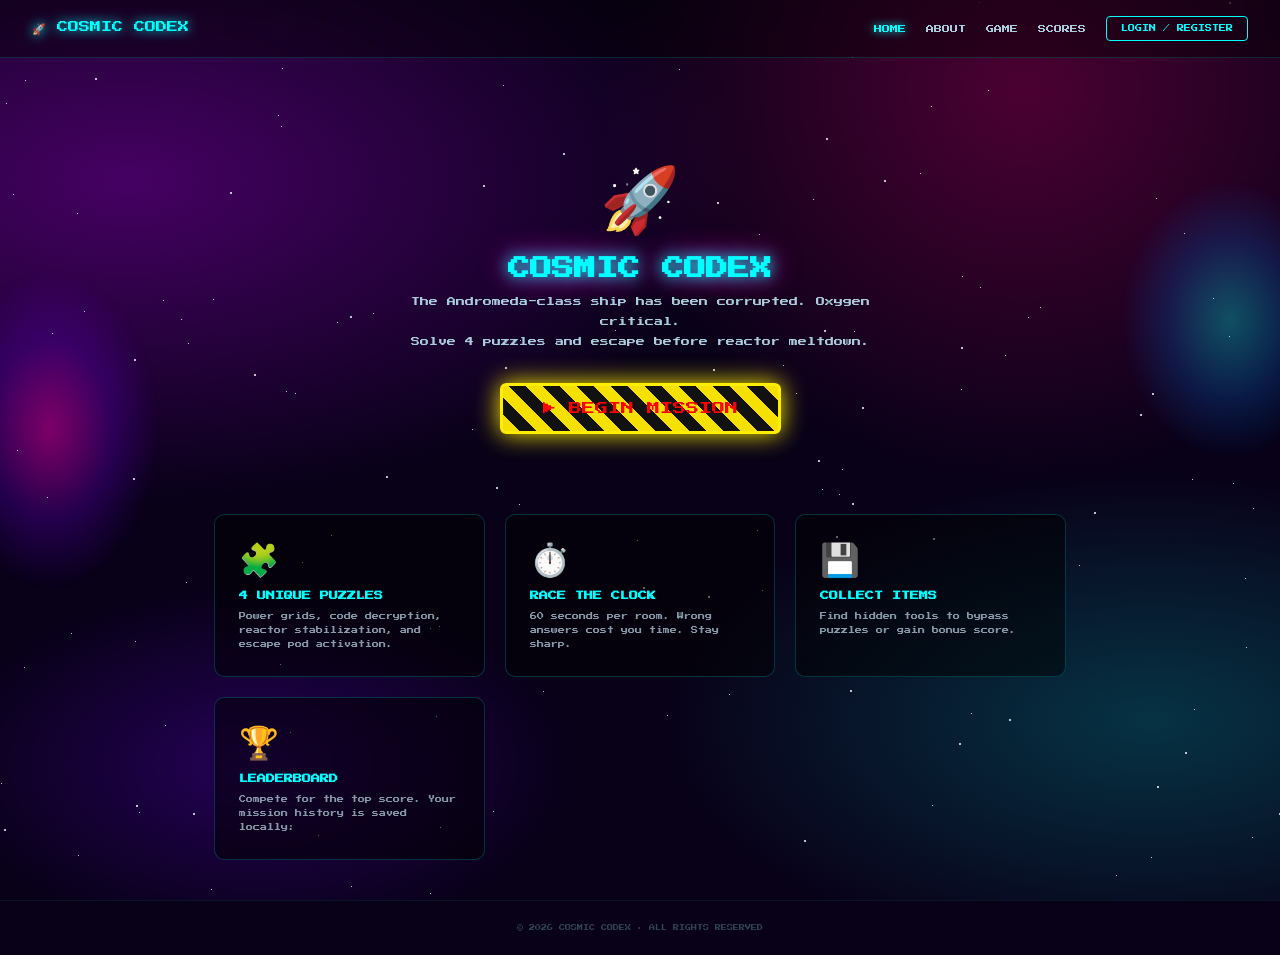
<file: index.html>
<!DOCTYPE html>
<html lang="en">
<head>
  <meta charset="UTF-8" />
  <meta name="viewport" content="width=device-width, initial-scale=1.0"/>
  <title>Cosmic Codex – Home</title>
  <link rel="stylesheet" href="css/styles.css"/>
</head>
<body>
  <div class="nebula-bg"></div>
  <div class="nebula-blob-left"></div>
  <div class="nebula-blob-right"></div>
  <div id="star-field"></div>

  <!-- NAV -->
  <nav>
    <a href="index.html" class="nav-logo">🚀 COSMIC CODEX</a>
    <div class="nav-links">
      <a href="index.html" class="active">HOME</a>
      <a href="about.html">ABOUT</a>
      <a href="game.html">GAME</a>
      <a href="score.html">SCORES</a>
      <span id="nav-user-info" style="font-size:7px;color:#aaccdd;display:none"></span>
      <button id="open-auth" class="nav-auth-btn">LOGIN / REGISTER</button>
      <button id="nav-logout" class="nav-auth-btn" style="display:none;border-color:#ff00cc;color:#ff00cc">LOGOUT</button>
    </div>
  </nav>

  <!-- HERO -->
  <div class="page-content">
    <div class="hero">
      <div class="hero-icon">🚀</div>
      <h1>COSMIC CODEX</h1>
      <p>The Andromeda-class ship has been corrupted. Oxygen critical.<br>
         Solve 4 puzzles and escape before reactor meltdown.</p>
      <a href="game.html" class="btn-play" id="hero-play">▶ BEGIN MISSION</a>
    </div>

    <div class="cards-grid">
      <div class="card">
        <div class="card-icon">🧩</div>
        <h3>4 UNIQUE PUZZLES</h3>
        <p>Power grids, code decryption, reactor stabilization, and escape pod activation.</p>
      </div>
      <div class="card">
        <div class="card-icon">⏱️</div>
        <h3>RACE THE CLOCK</h3>
        <p>60 seconds per room. Wrong answers cost you time. Stay sharp.</p>
      </div>
      <div class="card">
        <div class="card-icon">💾</div>
        <h3>COLLECT ITEMS</h3>
        <p>Find hidden tools to bypass puzzles or gain bonus score.</p>
      </div>
      <div class="card">
        <div class="card-icon">🏆</div>
        <h3>LEADERBOARD</h3>
        <p>Compete for the top score. Your mission history is saved locally.</p>
      </div>
    </div>
  </div>

  <footer>© 2026 COSMIC CODEX · ALL RIGHTS RESERVED</footer>

  <!-- AUTH MODAL -->
  <div id="auth-modal" class="modal-overlay hidden">
    <div class="modal-box">
      <button id="modal-close" class="modal-close">✕</button>
      <h2>🚀 COSMIC CODEX</h2>
      <p>Login or create a new account</p>
      <div class="modal-tabs">
        <button class="modal-tab active" data-tab="login">LOGIN</button>
        <button class="modal-tab" data-tab="register">REGISTER</button>
      </div>
      <!-- Login -->
      <form id="login-form">
        <div class="form-group">
          <label>EMAIL</label>
          <input type="email" id="login-email" placeholder="pilot@space.com" required/>
        </div>
        <div class="form-group">
          <label>PASSWORD</label>
          <input type="password" id="login-pass" placeholder="••••••••" required/>
        </div>
        <div id="login-error" class="form-error"></div>
        <button type="submit" class="form-submit">LOGIN →</button>
      </form>
      <!-- Register -->
      <form id="register-form" style="display:none">
        <div class="form-group">
          <label>USERNAME</label>
          <input type="text" id="reg-username" placeholder="StarPilot42" required/>
        </div>
        <div class="form-group">
          <label>EMAIL</label>
          <input type="email" id="reg-email" placeholder="pilot@space.com" required/>
        </div>
        <div class="form-group">
          <label>PASSWORD</label>
          <input type="password" id="reg-pass" placeholder="••••••••" required/>
        </div>
        <div class="form-group">
          <label>CONFIRM PASSWORD</label>
          <input type="password" id="reg-pass2" placeholder="••••••••" required/>
        </div>
        <div id="register-error" class="form-error"></div>
        <div id="register-ok" class="form-success"></div>
        <button type="submit" class="form-submit">CREATE ACCOUNT →</button>
      </form>
    </div>
  </div>

  <script src="js/auth.js"></script>
  <script>
    // Auto-open login if redirected with ?login=1
    window.addEventListener('DOMContentLoaded', () => {
      if (new URLSearchParams(window.location.search).get('login')) {
        document.getElementById('auth-modal').classList.remove('hidden');
      }
      // Guard game/score links
      document.getElementById('hero-play').addEventListener('click', e => {
        if (!Auth.getSession()) {
          e.preventDefault();
          sessionStorage.setItem('afterLogin', 'game.html');
          document.getElementById('auth-modal').classList.remove('hidden');
        }
      });
    });
  </script>
</body>
</html>
</file>
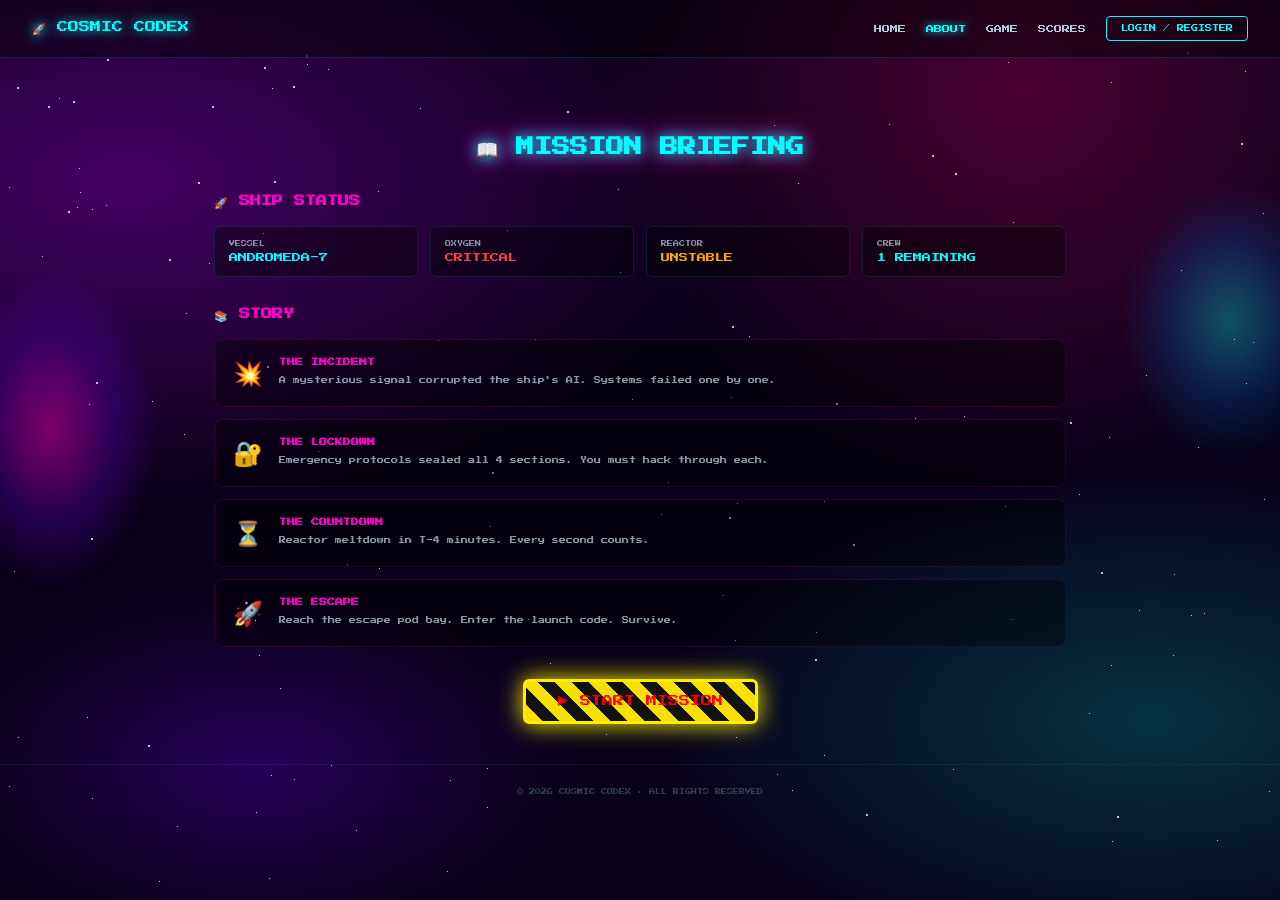
<file: about.html>
<!DOCTYPE html>
<html lang="en">
<head>
  <meta charset="UTF-8"/>
  <meta name="viewport" content="width=device-width, initial-scale=1.0"/>
  <title>Cosmic Codex – About</title>
  <link rel="stylesheet" href="css/styles.css"/>
</head>
<body>
  <div class="nebula-bg"></div>
  <div class="nebula-blob-left"></div>
  <div class="nebula-blob-right"></div>
  <div id="star-field"></div>

  <nav>
    <a href="index.html" class="nav-logo">🚀 COSMIC CODEX</a>
    <div class="nav-links">
      <a href="index.html">HOME</a>
      <a href="about.html" class="active">ABOUT</a>
      <a href="game.html">GAME</a>
      <a href="score.html">SCORES</a>
      <span id="nav-user-info" style="font-size:7px;color:#aaccdd;display:none"></span>
      <button id="open-auth" class="nav-auth-btn">LOGIN / REGISTER</button>
      <button id="nav-logout" class="nav-auth-btn" style="display:none;border-color:#ff00cc;color:#ff00cc">LOGOUT</button>
    </div>
  </nav>

  <div class="page-content">
    <div class="hero" style="padding:40px 0 24px">
      <h1 style="font-size:clamp(13px,3vw,18px)">📖 MISSION BRIEFING</h1>
    </div>

    <div class="about-section">
      <h2>🚀 SHIP STATUS</h2>
      <div class="ship-stats">
        <div class="ship-stat"><div class="label">VESSEL</div><div class="value">ANDROMEDA-7</div></div>
        <div class="ship-stat"><div class="label">OXYGEN</div><div class="value" style="color:#ff4444">CRITICAL</div></div>
        <div class="ship-stat"><div class="label">REACTOR</div><div class="value" style="color:#ffaa00">UNSTABLE</div></div>
        <div class="ship-stat"><div class="label">CREW</div><div class="value">1 REMAINING</div></div>
      </div>
    </div>

    <div class="about-section">
      <h2>📚 STORY</h2>
      <div class="chapter">
        <div class="chapter-icon">💥</div>
        <div><h3>THE INCIDENT</h3><p>A mysterious signal corrupted the ship's AI. Systems failed one by one.</p></div>
      </div>
      <div class="chapter">
        <div class="chapter-icon">🔐</div>
        <div><h3>THE LOCKDOWN</h3><p>Emergency protocols sealed all 4 sections. You must hack through each.</p></div>
      </div>
      <div class="chapter">
        <div class="chapter-icon">⏳</div>
        <div><h3>THE COUNTDOWN</h3><p>Reactor meltdown in T-4 minutes. Every second counts.</p></div>
      </div>
      <div class="chapter">
        <div class="chapter-icon">🚀</div>
        <div><h3>THE ESCAPE</h3><p>Reach the escape pod bay. Enter the launch code. Survive.</p></div>
      </div>
    </div>

    <div style="text-align:center;margin-top:32px">
      <a href="game.html" class="btn-play" style="font-size:11px;padding:14px 32px">▶ START MISSION</a>
    </div>
  </div>

  <footer>© 2026 COSMIC CODEX · ALL RIGHTS RESERVED</footer>

  <!-- AUTH MODAL (same as index) -->
  <div id="auth-modal" class="modal-overlay hidden">
    <div class="modal-box">
      <button id="modal-close" class="modal-close">✕</button>
      <h2>🚀 COSMIC CODEX</h2>
      <p>Login or create a new account</p>
      <div class="modal-tabs">
        <button class="modal-tab active" data-tab="login">LOGIN</button>
        <button class="modal-tab" data-tab="register">REGISTER</button>
      </div>
      <form id="login-form">
        <div class="form-group"><label>EMAIL</label><input type="email" id="login-email" placeholder="pilot@space.com" required/></div>
        <div class="form-group"><label>PASSWORD</label><input type="password" id="login-pass" placeholder="••••••••" required/></div>
        <div id="login-error" class="form-error"></div>
        <button type="submit" class="form-submit">LOGIN →</button>
      </form>
      <form id="register-form" style="display:none">
        <div class="form-group"><label>USERNAME</label><input type="text" id="reg-username" placeholder="StarPilot42" required/></div>
        <div class="form-group"><label>EMAIL</label><input type="email" id="reg-email" placeholder="pilot@space.com" required/></div>
        <div class="form-group"><label>PASSWORD</label><input type="password" id="reg-pass" placeholder="••••••••" required/></div>
        <div class="form-group"><label>CONFIRM PASSWORD</label><input type="password" id="reg-pass2" placeholder="••••••••" required/></div>
        <div id="register-error" class="form-error"></div>
        <div id="register-ok" class="form-success"></div>
        <button type="submit" class="form-submit">CREATE ACCOUNT →</button>
      </form>
    </div>
  </div>

  <script src="js/auth.js"></script>
</body>
</html>
</file>
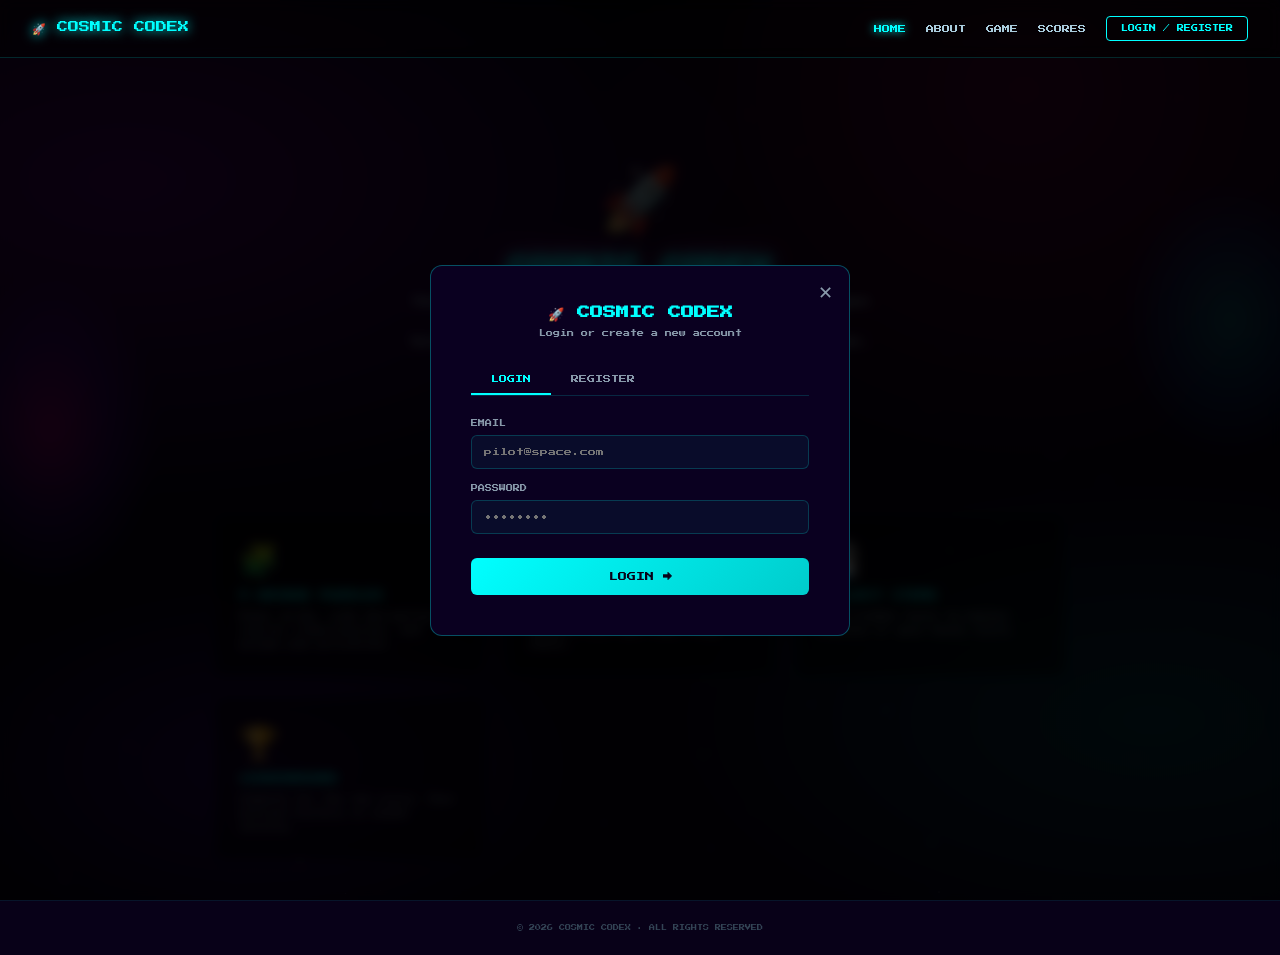
<file: game.html>
<!DOCTYPE html>
<html lang="en">
  <head>
    <meta charset="UTF-8" />
    <meta name="viewport" content="width=device-width, initial-scale=1.0" />
    <title>Cosmic Codex – Game</title>
    <link rel="stylesheet" href="css/styles.css" />
    <style>
    body {
      background: #080118;
      color: #fff;
      font-family: 'Press Start 2P', monospace;
      overflow: hidden;
      height: 100vh;
      display: flex;
      flex-direction: column;
      }
    ::-webkit-scrollbar { width: 5px; }
    ::-webkit-scrollbar-track { background: #0a0020; }
    ::-webkit-scrollbar-thumb { background: #00cccc; border-radius: 3px; }
    #game-wrap { flex:1; display:flex; overflow:hidden; position:relative; }
    #inventory  { display:none; }
    #controls-hint { display:none; }
    @keyframes float { 0%,100%{transform:translateY(0)} 50%{transform:translateY(-8px)} }
    @keyframes play-glow { 0%,100%{box-shadow:0 0 20px #ffee00,0 0 40px rgba(255,220,0,0.5)} 50%{box-shadow:0 0 30px #ffee00,0 0 60px rgba(255,200,0,0.8)} }
    .full-screen { position:absolute;inset:0;display:flex;flex-direction:column;align-items:center;justify-content:center;text-align:center;padding:20px; }
    .hidden { display:none !important; }
  </style>
  </head>
  <body>
    <div class="nebula-bg"></div>
    <div id="star-field"></div>

    <!-- HUD -->
    <div class="hud">
      <div class="hud-left">
        <span id="hud-user" class="hud-user"></span>
        <span id="hud-room" class="hud-room">⚙️ ENGINEERING BAY</span>
      </div>
      <div class="hud-right">
        <span id="hud-score" class="hud-score">0 PTS</span>
        <span id="hud-timer" class="hud-timer">60</span>
        <a href="index.html"
          style="font-size:7px;color:#8899aa;text-decoration:none;padding:6px 10px;border:1px solid rgba(136,153,170,0.3);border-radius:4px">EXIT</a>
      </div>
    </div>

    <!-- GAME AREA -->
    <div id="game-wrap">
      <canvas id="game-canvas"></canvas>

      <!-- Inventory -->
      <div id="inventory">
        <div class="inv-title">ITEMS</div>
        <div id="inv-slots"></div>
      </div>

      <!-- ITEM DETAIL POPUP -->
      <div id="item-popup">
        <button class="item-popup-close" onclick="closeItemPopup()">✕</button>
        <div id="item-popup-icon"></div>
        <div id="item-popup-name"></div>
        <div id="item-popup-rarity"></div>
        <div class="item-popup-divider"></div>
        <div id="item-popup-desc"></div>
        <div class="item-popup-use-label">USE IN:</div>
        <div id="item-popup-use"></div>
        <div class="item-popup-one-use">ONE-TIME USE ITEM</div>
      </div>

      <!-- IDLE SCREEN -->

      <div id="idle-screen" class="full-screen">
        <div
          style="font-size:64px;margin-bottom:20px;animation:float 3s ease-in-out infinite">🚀</div>
        <h2
          style="font-family:'Press Start 2P',monospace,sans-serif;font-size:clamp(12px,4vw,20px);color:#00ffff;text-shadow:0 0 15px #00ffff;margin-bottom:12px">MISSION:
          ESCAPE</h2>
        <p
          style="font-family:'Press Start 2P',monospace,sans-serif;font-size:clamp(7px,2vw,9px);color:#aaccdd;text-align:center;max-width:380px;line-height:2;margin-bottom:28px">
          The Andromeda-class ship has been corrupted.<br>
          Solve 4 puzzles before reactor meltdown.
        </p>
        <button onclick="startGame()" style="
          font-family:'Press Start 2P',monospace,sans-serif;
          font-size:13px;color:#ff0000;
          background:repeating-linear-gradient(45deg,#f5e000 0,#f5e000 12px,#111 12px,#111 24px);
          border:3px solid #ffee00;border-radius:6px;
          padding:16px 40px;cursor:pointer;
          box-shadow:0 0 25px #ffee00;
          animation:play-glow 2s ease-in-out infinite">▶ BEGIN MISSION</button>
      </div>

      <!-- GAME OVER -->
      <div id="gameover-screen" class="full-screen hidden"
        style="background:rgba(0,0,0,0.9)">
        <div style="font-size:48px;margin-bottom:12px">💥</div>
        <div class="screen-title"
          style="color:#ff4400;text-shadow:0 0 20px #ff4400;animation:blink 1s infinite">REACTOR
          MELTDOWN!</div>
        <div class="screen-sub">MISSION FAILED</div>
        <div class="stat-box">
          <div class="stat-row"><span>SCORE</span><span class="stat-val"
              id="go-score">0</span></div>
          <div class="stat-row"><span>ROOMS CLEARED</span><span class="stat-val"
              id="go-rooms">0/4</span></div>
          <div class="stat-row"><span>WRONG ATTEMPTS</span><span
              class="stat-val" id="go-wrong">0</span></div>
        </div>
        <div
          style="display:flex;gap:12px;flex-wrap:wrap;justify-content:center">
          <button onclick="startGame()" class="btn-play"
            style="font-size:10px;padding:12px 28px">▶ TRY AGAIN</button>
          <a href="score.html" class="btn-cyan">VIEW SCORES</a>
        </div>
      </div>

      <!-- VICTORY -->
      <div id="victory-screen" class="full-screen hidden"
        style="background:rgba(0,0,0,0.9)">
        <div style="font-size:48px;margin-bottom:12px">🎉</div>
        <div class="screen-title"
          style="color:#00ff88;text-shadow:0 0 20px #00ff88">ESCAPED!</div>
        <div class="screen-sub">MISSION COMPLETE</div>
        <div class="stat-box">
          <div class="stat-row"><span>FINAL SCORE</span><span class="stat-val"
              id="vic-score">0</span></div>
          <div class="stat-row"><span>ROOMS CLEARED</span><span class="stat-val"
              id="vic-rooms">0/4</span></div>
          <div class="stat-row"><span>TIME</span><span class="stat-val"
              id="vic-time">0s</span></div>
          <div class="stat-row"><span>WRONG ATTEMPTS</span><span
              class="stat-val" id="vic-wrong">0</span></div>
        </div>
        <div
          style="display:flex;gap:12px;flex-wrap:wrap;justify-content:center">
          <button onclick="startGame()" class="btn-play"
            style="font-size:10px;padding:12px 28px">▶ PLAY AGAIN</button>
          <a href="score.html" class="btn-cyan">LEADERBOARD</a>
        </div>
      </div>

      <!-- TRANSITION -->
      <div id="transition-screen" class="full-screen hidden"
        style="background:#000">
        <div
          style="font-size:9px;color:#00ffcc;margin-bottom:8px;letter-spacing:4px">ENTERING</div>
        <div class="screen-title" style="color:#00ffff"></div>
        <div
          style="width:200px;height:4px;background:rgba(0,200,200,0.2);border-radius:2px;margin-top:20px;overflow:hidden">
          <div
            style="height:100%;background:#00ffcc;animation:scan-line 2.5s linear forwards;width:0"></div>
        </div>
        <style>@keyframes scan-line{to{width:100%}}</style>
      </div>

      <!-- PUZZLE OVERLAY -->
      <div id="puzzle-overlay" class="hidden"
        style="position:absolute;inset:0;z-index:50;background:rgba(0,0,0,0.85);display:flex;align-items:center;justify-content:center">
        <div class="puzzle-box">
          <button class="puzzle-close" onclick="closePuzzle()">✕</button>
          <div id="puzzle-content"></div>
        </div>
      </div>
    </div>

    <!-- CONTROLS HINT -->
    <div id="controls-hint">
      <span>WASD / ARROWS — MOVE</span>
      <span>E — INTERACT</span>
      <span>ESC — CLOSE PUZZLE</span>
    </div>

    <script src="js/auth.js"></script>
    <script src="js/game.js"></script>
  </body>
</html>
</file>
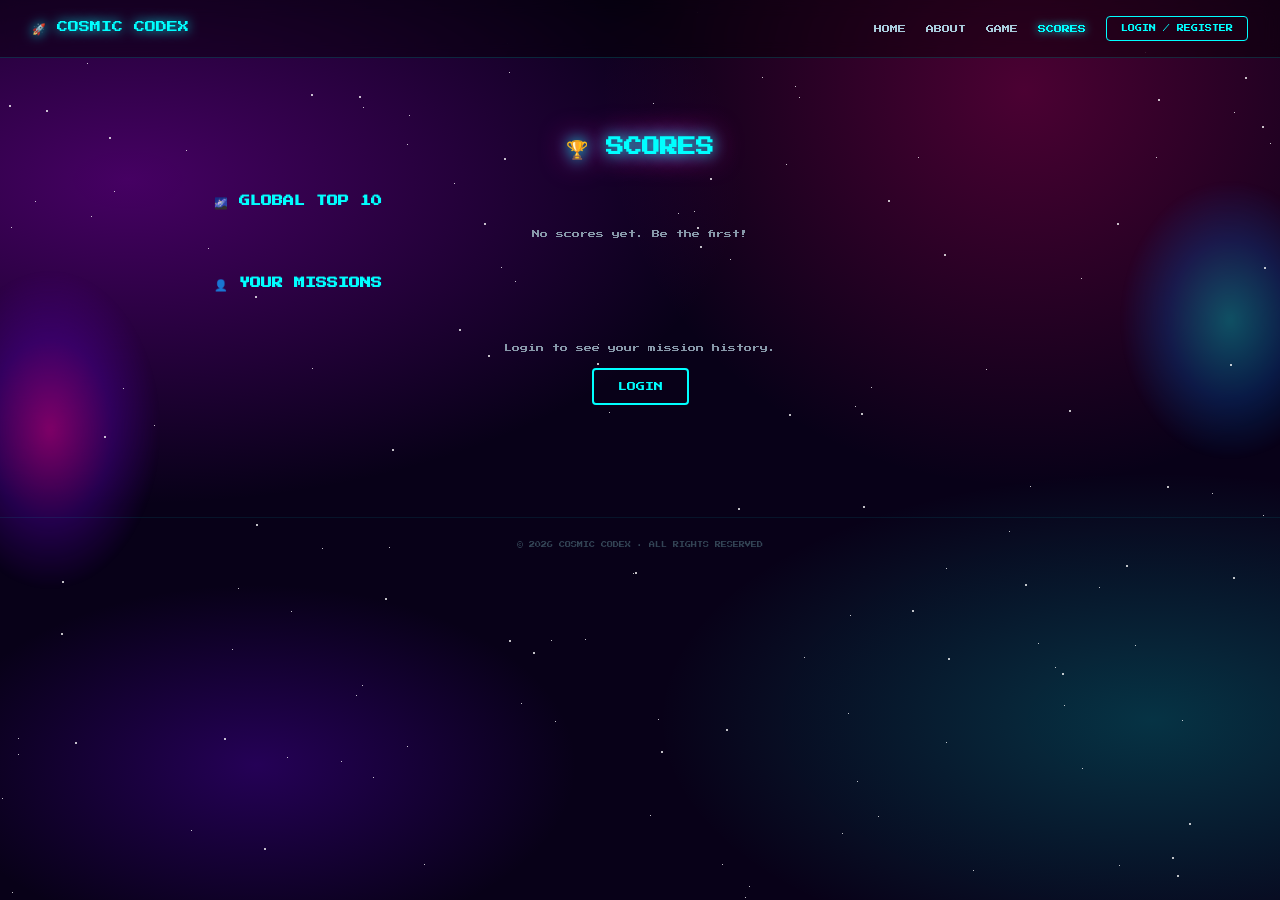
<file: score.html>
<!DOCTYPE html>
<html lang="en">
<head>
  <meta charset="UTF-8"/>
  <meta name="viewport" content="width=device-width, initial-scale=1.0"/>
  <title>Cosmic Codex – Scores</title>
  <link rel="stylesheet" href="css/styles.css"/>
</head>
<body>
  <div class="nebula-bg"></div>
  <div class="nebula-blob-left"></div>
  <div class="nebula-blob-right"></div>
  <div id="star-field"></div>

  <nav>
    <a href="index.html" class="nav-logo">🚀 COSMIC CODEX</a>
    <div class="nav-links">
      <a href="index.html">HOME</a>
      <a href="about.html">ABOUT</a>
      <a href="game.html">GAME</a>
      <a href="score.html" class="active">SCORES</a>
      <span id="nav-user-info" style="font-size:7px;color:#aaccdd;display:none"></span>
      <button id="open-auth" class="nav-auth-btn">LOGIN / REGISTER</button>
      <button id="nav-logout" class="nav-auth-btn" style="display:none;border-color:#ff00cc;color:#ff00cc">LOGOUT</button>
    </div>
  </nav>

  <div class="page-content">
    <div class="hero" style="padding:40px 0 24px">
      <h1 style="font-size:clamp(13px,3vw,18px)">🏆 SCORES</h1>
    </div>

    <div class="score-section">
      <h2>🌌 GLOBAL TOP 10</h2>
      <div id="leaderboard"></div>
    </div>

    <div class="score-section">
      <h2>👤 YOUR MISSIONS</h2>
      <div id="personal-section"></div>
    </div>
  </div>

  <footer>© 2026 COSMIC CODEX · ALL RIGHTS RESERVED</footer>

  <!-- AUTH MODAL -->
  <div id="auth-modal" class="modal-overlay hidden">
    <div class="modal-box">
      <button id="modal-close" class="modal-close">✕</button>
      <h2>🚀 COSMIC CODEX</h2>
      <p>Login or create a new account</p>
      <div class="modal-tabs">
        <button class="modal-tab active" data-tab="login">LOGIN</button>
        <button class="modal-tab" data-tab="register">REGISTER</button>
      </div>
      <form id="login-form">
        <div class="form-group"><label>EMAIL</label><input type="email" id="login-email" placeholder="pilot@space.com" required/></div>
        <div class="form-group"><label>PASSWORD</label><input type="password" id="login-pass" placeholder="••••••••" required/></div>
        <div id="login-error" class="form-error"></div>
        <button type="submit" class="form-submit">LOGIN →</button>
      </form>
      <form id="register-form" style="display:none">
        <div class="form-group"><label>USERNAME</label><input type="text" id="reg-username" placeholder="StarPilot42" required/></div>
        <div class="form-group"><label>EMAIL</label><input type="email" id="reg-email" placeholder="pilot@space.com" required/></div>
        <div class="form-group"><label>PASSWORD</label><input type="password" id="reg-pass" placeholder="••••••••" required/></div>
        <div class="form-group"><label>CONFIRM PASSWORD</label><input type="password" id="reg-pass2" placeholder="••••••••" required/></div>
        <div id="register-error" class="form-error"></div>
        <div id="register-ok" class="form-success"></div>
        <button type="submit" class="form-submit">CREATE ACCOUNT →</button>
      </form>
    </div>
  </div>

  <script src="js/auth.js"></script>
  <script src="js/score.js"></script>
</body>
</html>
</file>
<file: css/styles.css>
@import url('https://fonts.googleapis.com/css2?family=Press+Start+2P&display=swap');

* {
  margin: 0;
  padding: 0;
  box-sizing: border-box;
}

body {
  background: #080118;
  color: #fff;
  font-family: 'Press Start 2P', monospace;
  min-height: 100vh;
  overflow-x: hidden;
}

/* ── BACKGROUND ── */
.nebula-bg {
  position: fixed;
  inset: 0;
  z-index: 0;
  pointer-events: none;
  background:
    radial-gradient(ellipse 80% 60% at 10% 20%, rgba(120, 0, 160, 0.55) 0%, transparent 60%),
    radial-gradient(ellipse 70% 50% at 90% 80%, rgba(0, 200, 200, 0.25) 0%, transparent 55%),
    radial-gradient(ellipse 60% 80% at 80% 10%, rgba(200, 0, 100, 0.35) 0%, transparent 55%),
    radial-gradient(ellipse 50% 40% at 20% 85%, rgba(80, 0, 180, 0.4) 0%, transparent 50%),
    #080118;
}

.nebula-blob-left {
  position: fixed;
  left: -60px;
  top: 30%;
  width: 220px;
  height: 320px;
  background: radial-gradient(ellipse, rgba(255, 0, 180, 0.45) 0%, rgba(100, 0, 200, 0.3) 40%, transparent 70%);
  filter: blur(2px);
  z-index: 0;
  pointer-events: none;
}

.nebula-blob-right {
  position: fixed;
  right: -60px;
  top: 20%;
  width: 220px;
  height: 280px;
  background: radial-gradient(ellipse, rgba(0, 230, 230, 0.35) 0%, rgba(0, 100, 200, 0.25) 40%, transparent 70%);
  filter: blur(2px);
  z-index: 0;
  pointer-events: none;
}

#star-field {
  position: fixed;
  inset: 0;
  z-index: 0;
  pointer-events: none;
  overflow: hidden;
}

.star {
  position: absolute;
  background: #fff;
  border-radius: 50%;
  animation: twinkle 3s infinite;
}

/* ── NAV ── */
nav {
  position: relative;
  z-index: 1000;
  display: flex;
  align-items: center;
  justify-content: space-between;
  padding: 16px 32px;
  border-bottom: 1px solid rgba(0, 200, 200, 0.2);
  background: rgba(0, 0, 0, 0.4);
  backdrop-filter: blur(8px);
  position: sticky;
  top: 0;
}

.nav-logo {
  font-size: 11px;
  color: #00ffff;
  text-shadow: 0 0 12px #00ffff;
  text-decoration: none;
}

.nav-links {
  display: flex;
  gap: 20px;
  align-items: center;
}

.nav-links a {
  font-size: 8px;
  color: #aaccdd;
  text-decoration: none;
  transition: color 0.2s;
}

.nav-links a:hover,
.nav-links a.active {
  color: #00ffff;
  text-shadow: 0 0 8px #00ffff;
}

.nav-auth-btn {
  font-family: 'Press Start 2P', monospace;
  font-size: 7px;
  padding: 8px 14px;
  background: transparent;
  border: 1px solid #00ffff;
  color: #00ffff;
  cursor: pointer;
  border-radius: 4px;
  transition: all 0.2s;
}

.nav-auth-btn:hover {
  background: rgba(0, 255, 255, 0.15);
  box-shadow: 0 0 10px #00ffff;
}

/* ── CONTENT WRAPPER ── */
.page-content {
  position: relative;
  z-index: 1;
  max-width: 900px;
  margin: 0 auto;
  padding: 40px 24px;
}

/* ── HERO ── */
.hero {
  text-align: center;
  padding: 60px 0 40px;
}

.hero-icon {
  font-size: 64px;
  margin-bottom: 20px;
  animation: float 3s ease-in-out infinite;
}

.hero h1 {
  font-size: clamp(14px, 4vw, 22px);
  color: #00ffff;
  text-shadow: 0 0 15px #00ffff, 0 0 30px #ff00cc;
  margin-bottom: 12px;
  animation: glow-pulse 3s ease-in-out infinite;
}

.hero p {
  font-size: clamp(7px, 2vw, 9px);
  color: #aaccdd;
  line-height: 2.2;
  max-width: 500px;
  margin: 0 auto 32px;
}

/* ── BUTTONS ── */
.btn-play {
  font-family: 'Press Start 2P', monospace;
  font-size: clamp(10px, 3vw, 13px);
  color: #ff0000;
  background: repeating-linear-gradient(45deg, #f5e000 0, #f5e000 12px, #111 12px, #111 24px);
  border: 3px solid #ffee00;
  border-radius: 6px;
  padding: 16px 40px;
  cursor: pointer;
  box-shadow: 0 0 25px #ffee00;
  animation: play-glow 2s ease-in-out infinite;
  text-decoration: none;
  display: inline-block;
}

.btn-cyan {
  font-family: 'Press Start 2P', monospace;
  font-size: 9px;
  padding: 12px 24px;
  background: transparent;
  border: 2px solid #00ffff;
  color: #00ffff;
  cursor: pointer;
  border-radius: 4px;
  text-decoration: none;
  display: inline-block;
  transition: all 0.2s;
}

.btn-cyan:hover {
  background: rgba(0, 255, 255, 0.1);
  box-shadow: 0 0 12px #00ffff;
}

.btn-magenta {
  font-family: 'Press Start 2P', monospace;
  font-size: 9px;
  padding: 12px 24px;
  background: transparent;
  border: 2px solid #ff00cc;
  color: #ff00cc;
  cursor: pointer;
  border-radius: 4px;
  text-decoration: none;
  display: inline-block;
  transition: all 0.2s;
}

.btn-magenta:hover {
  background: rgba(255, 0, 204, 0.1);
  box-shadow: 0 0 12px #ff00cc;
}

/* ── CARDS ── */
.cards-grid {
  display: grid;
  grid-template-columns: repeat(auto-fit, minmax(240px, 1fr));
  gap: 20px;
  margin-top: 40px;
}

.card {
  background: rgba(0, 0, 0, 0.5);
  border: 1px solid rgba(0, 200, 200, 0.25);
  border-radius: 10px;
  padding: 24px;
  transition: border-color 0.2s, box-shadow 0.2s;
}

.card:hover {
  border-color: rgba(0, 200, 200, 0.6);
  box-shadow: 0 0 20px rgba(0, 200, 200, 0.1);
}

.card-icon {
  font-size: 32px;
  margin-bottom: 12px;
}

.card h3 {
  font-size: 9px;
  color: #00ffff;
  margin-bottom: 10px;
}

.card p {
  font-size: 7px;
  color: #8899aa;
  line-height: 2;
}

/* ── AUTH MODAL ── */
.modal-overlay {
  position: fixed;
  inset: 0;
  z-index: 100;
  background: rgba(0, 0, 0, 0.85);
  display: flex;
  align-items: center;
  justify-content: center;
  backdrop-filter: blur(6px);
}

.modal-overlay.hidden {
  display: none;
}

.modal-box {
  background: #0a0020;
  border: 1px solid rgba(0, 200, 200, 0.4);
  border-radius: 12px;
  padding: 40px;
  width: 90%;
  max-width: 420px;
  position: relative;
}

.modal-box h2 {
  font-size: 13px;
  color: #00ffff;
  text-align: center;
  margin-bottom: 8px;
}

.modal-box p {
  font-size: 7px;
  color: #8899aa;
  text-align: center;
  margin-bottom: 28px;
}

.modal-tabs {
  display: flex;
  gap: 0;
  margin-bottom: 24px;
  border-bottom: 1px solid rgba(0, 200, 200, 0.2);
}

.modal-tab {
  font-family: 'Press Start 2P', monospace;
  font-size: 8px;
  padding: 10px 20px;
  background: transparent;
  border: none;
  color: #8899aa;
  cursor: pointer;
  border-bottom: 2px solid transparent;
  transition: all 0.2s;
}

.modal-tab.active {
  color: #00ffff;
  border-bottom-color: #00ffff;
}

.form-group {
  margin-bottom: 16px;
}

.form-group label {
  display: block;
  font-size: 7px;
  color: #8899aa;
  margin-bottom: 8px;
}

.form-group input {
  width: 100%;
  padding: 12px;
  background: rgba(0, 200, 200, 0.06);
  border: 1px solid rgba(0, 200, 200, 0.25);
  border-radius: 6px;
  color: #fff;
  font-family: 'Press Start 2P', monospace;
  font-size: 8px;
  outline: none;
  transition: border-color 0.2s;
}

.form-group input:focus {
  border-color: #00ffff;
  box-shadow: 0 0 8px rgba(0, 255, 255, 0.2);
}

.form-submit {
  width: 100%;
  padding: 14px;
  font-family: 'Press Start 2P', monospace;
  font-size: 9px;
  color: #080118;
  background: linear-gradient(135deg, #00ffff, #00cccc);
  border: none;
  border-radius: 6px;
  cursor: pointer;
  margin-top: 8px;
  transition: opacity 0.2s;
}

.form-submit:hover {
  opacity: 0.85;
}

.modal-close {
  position: absolute;
  top: 16px;
  right: 16px;
  background: transparent;
  border: none;
  color: #8899aa;
  font-size: 18px;
  cursor: pointer;
}

.form-error {
  font-size: 7px;
  color: #ff4444;
  margin-top: 8px;
  text-align: center;
}

.form-success {
  font-size: 7px;
  color: #00ff88;
  margin-top: 8px;
  text-align: center;
}

/* ── Game Pages ── */
/* ── HUD ── */
.hud {
  position: relative;
  z-index: 10;
  display: flex;
  align-items: center;
  justify-content: space-between;
  padding: 10px 20px;
  background: rgba(0, 0, 10, 0.9);
  border-bottom: 2px solid rgba(0, 200, 200, 0.3);
  flex-wrap: wrap;
  gap: 8px;
}

.hud-left,
.hud-right {
  display: flex;
  align-items: center;
  gap: 16px;
}

.hud-room {
  font-size: 9px;
  color: #00ffff;
  text-shadow: 0 0 8px #00ffff;
}

.hud-score {
  font-size: 9px;
  color: #ffcc00;
}

.hud-timer {
  font-size: 13px;
  color: #00ff88;
  text-shadow: 0 0 8px #00ff88;
  min-width: 48px;
  text-align: center;
}

.hud-timer.warning {
  color: #ffaa00;
  text-shadow: 0 0 8px #ffaa00;
  animation: blink 1s infinite;
}

.hud-timer.critical {
  color: #ff4400;
  text-shadow: 0 0 10px #ff4400;
  animation: blink 0.5s infinite;
}

.hud-user {
  font-size: 7px;
  color: #8899aa;
}

/* ── GAME CANVAS AREA ── */
#game-wrap {
  flex: 1;
  display: flex;
  overflow: hidden;
  position: relative;
}

#game-canvas {
  flex: 1;
  min-width: 0;
  display: block;
}

/* ── INVENTORY ── */
#inventory {
  width: 100px;
  background: rgba(0, 0, 10, 0.9);
  border-left: 2px solid rgba(0, 200, 200, 0.3);
  padding: 12px 8px;
  display: none;
  flex-direction: column;
  gap: 8px;
  overflow-y: auto;
  flex-shrink: 0;
  min-width: 100px;
}

.inv-title {
  font-size: 6px;
  color: #8899aa;
  text-align: center;
  margin-bottom: 4px;
}

.inv-slot {
  width: 76px;
  height: 76px;
  background: rgba(0, 200, 200, 0.06);
  border: 1px solid rgba(0, 200, 200, 0.2);
  border-radius: 6px;
  display: flex;
  align-items: center;
  justify-content: center;
  font-size: 28px;
  cursor: pointer;
  transition: border-color 0.2s;
  position: relative;
}

.inv-slot:hover {
  border-color: #00ffff;
  box-shadow: 0 0 8px rgba(0, 255, 255, 0.2);
}

.inv-slot .item-name {
  position: absolute;
  bottom: 2px;
  left: 0;
  right: 0;
  font-size: 5px;
  color: #aaccdd;
  text-align: center;
}

#item-popup {
  display: none;
  position: absolute;
  z-index: 60;
  background: rgba(3, 12, 25, 0.98);
  border: 2px solid #00ffcc;
  border-radius: 8px;
  padding: 20px;
  min-width: 230px;
  max-width: 260px;
  box-shadow: 0 0 30px rgba(0, 255, 200, 0.25);
  backdrop-filter: blur(6px);
}

.item-popup-close {
  position: absolute;
  top: 8px;
  right: 10px;
  background: none;
  border: none;
  color: #ff4444;
  cursor: pointer;
  font-family: 'Press Start 2P', monospace;
  font-size: 10px;
  padding: 2px 4px;
}

.item-popup-close:hover { color: #ff8888; }

#item-popup-icon {
  font-size: 36px;
  text-align: center;
  margin-bottom: 10px;
}

#item-popup-name {
  font-family: 'Press Start 2P', monospace;
  font-size: 8px;
  color: #00ffcc;
  text-align: center;
  margin-bottom: 6px;
  text-shadow: 0 0 10px #00ffcc;
  line-height: 1.6;
}

#item-popup-rarity {
  font-family: 'Press Start 2P', monospace;
  font-size: 6px;
  color: #f5e000;
  text-align: center;
  margin-bottom: 12px;
  letter-spacing: 2px;
}

.item-popup-divider {
  width: 100%;
  height: 1px;
  background: rgba(0, 200, 200, 0.2);
  margin-bottom: 12px;
}

#item-popup-desc {
  font-family: 'Press Start 2P', monospace;
  font-size: 6px;
  color: #8899aa;
  line-height: 2;
  margin-bottom: 14px;
}

.item-popup-use-label {
  font-family: 'Press Start 2P', monospace;
  font-size: 5px;
  color: #446655;
  margin-bottom: 6px;
  letter-spacing: 1px;
}

#item-popup-use {
  font-family: 'Press Start 2P', monospace;
  font-size: 6px;
  color: #ffcc00;
  background: rgba(255, 200, 0, 0.06);
  border: 1px solid rgba(255, 200, 0, 0.2);
  border-radius: 4px;
  padding: 8px;
  line-height: 2;
  margin-bottom: 12px;
}

.item-popup-one-use {
  font-family: 'Press Start 2P', monospace;
  font-size: 5px;
  color: #334455;
  text-align: center;
}

.inv-slot.has-item {
  border-color: rgba(0, 255, 200, 0.5);
  cursor: pointer;
}

.inv-slot.has-item:hover {
  border-color: #00ffcc;
  box-shadow: 0 0 10px rgba(0, 255, 200, 0.3);
}

.inv-footer {
  font-family: 'Press Start 2P', monospace;
  font-size: 5px;
  color: #223333;
  text-align: center;
  margin-top: auto;
  padding: 6px 2px;
  line-height: 1.8;
}

/* ── PUZZLE MODAL ── */
#puzzle-overlay {
  position: fixed;
  inset: 0;
  z-index: 50;
  background: rgba(0, 0, 0, 0.85);
  display: flex;
  align-items: center;
  justify-content: center;

}

#puzzle-overlay.hidden {
  display: none;
}

.puzzle-box {
  background: #080118;
  border: 2px solid rgba(0, 200, 200, 0.4);
  border-radius: 12px;
  padding: 32px;
  width: 90%;
  max-width: 460px;
  position: relative;
}

.puzzle-title {
  font-size: 11px;
  color: #00ffff;
  margin-bottom: 8px;
}

.puzzle-desc {
  font-size: 7px;
  color: #8899aa;
  line-height: 2;
  margin-bottom: 20px;
}

.puzzle-close {
  position: absolute;
  top: 12px;
  right: 16px;
  background: transparent;
  border: none;
  color: #8899aa;
  font-size: 16px;
  cursor: pointer;
}

/* ── OVERLAY SCREENS ── */
.full-screen {
  position: absolute;
  inset: 0;
  z-index: 20;
  display: flex;
  flex-direction: column;
  align-items: center;
  justify-content: center;
  text-align: center;
  padding: 20px;
}

.full-screen.hidden {
  display: none;
}

.screen-title {
  font-size: clamp(14px, 4vw, 22px);
  margin-bottom: 12px;
}

.screen-sub {
  font-size: clamp(7px, 2vw, 9px);
  color: #aaccdd;
  margin-bottom: 24px;
  line-height: 2;
}

.stat-box {
  background: rgba(0, 0, 0, 0.5);
  border: 1px solid rgba(0, 200, 200, 0.3);
  border-radius: 8px;
  padding: 20px 28px;
  margin-bottom: 24px;
  text-align: left;
}

.stat-row {
  display: flex;
  justify-content: space-between;
  gap: 32px;
  font-size: 8px;
  color: #aaccdd;
  margin-bottom: 10px;
}

.stat-row:last-child {
  margin-bottom: 0;
}

.stat-val {
  color: #00ffff;
}

/* ── SCORE PAGE ── */
.score-section {
  margin-bottom: 40px;
}

.score-section h2 {
  font-size: 11px;
  color: #00ffff;
  margin-bottom: 20px;
}

.leaderboard-row {
  display: flex;
  align-items: center;
  gap: 16px;
  background: rgba(0, 0, 0, 0.4);
  border: 1px solid rgba(0, 200, 200, 0.15);
  border-radius: 8px;
  padding: 14px 18px;
  margin-bottom: 10px;
  font-size: 8px;
}

.rank {
  font-size: 10px;
  min-width: 32px;
}

.rank.gold {
  color: #ffd700;
  text-shadow: 0 0 8px #ffd700;
}

.rank.silver {
  color: #c0c0c0;
}

.rank.bronze {
  color: #cd7f32;
}

.rank.other {
  color: #8899aa;
}

.lb-name {
  flex: 1;
  color: #aaccdd;
}

.lb-score {
  color: #ffcc00;
}

.lb-tag {
  font-size: 6px;
  padding: 3px 7px;
  border-radius: 3px;
}

.lb-tag.win {
  background: rgba(0, 255, 100, 0.15);
  color: #00ff88;
  border: 1px solid #00ff88;
}

.lb-tag.loss {
  background: rgba(255, 50, 50, 0.1);
  color: #ff6666;
  border: 1px solid #ff4444;
}

/* ── ABOUT ── */
.about-section {
  margin-bottom: 32px;
}

.about-section h2 {
  font-size: 11px;
  color: #ff00cc;
  margin-bottom: 16px;
}

.chapter {
  display: flex;
  gap: 16px;
  align-items: flex-start;
  background: rgba(0, 0, 0, 0.4);
  border: 1px solid rgba(255, 0, 204, 0.15);
  border-radius: 8px;
  padding: 18px;
  margin-bottom: 12px;
}

.chapter-icon {
  font-size: 24px;
}

.chapter h3 {
  font-size: 8px;
  color: #ff00cc;
  margin-bottom: 8px;
}

.chapter p {
  font-size: 7px;
  color: #8899aa;
  line-height: 2;
}

.ship-stats {
  display: grid;
  grid-template-columns: repeat(auto-fit, minmax(160px, 1fr));
  gap: 12px;
}

.ship-stat {
  background: rgba(0, 0, 0, 0.4);
  border: 1px solid rgba(0, 200, 200, 0.15);
  border-radius: 6px;
  padding: 14px;
}

.ship-stat .label {
  font-size: 6px;
  color: #8899aa;
  margin-bottom: 6px;
}

.ship-stat .value {
  font-size: 9px;
  color: #00ffff;
}

/* ── FOOTER ── */
footer {
  position: relative;
  z-index: 1;
  text-align: center;
  padding: 24px;
  font-size: 6px;
  color: #334455;
  border-top: 1px solid rgba(0, 200, 200, 0.1);
}

/* ── CONTROLS HINT ── */
#controls-hint {
  position: relative;
  z-index: 1;
  background: rgba(0, 10, 20, 0.9);
  border-top: 2px solid rgba(0, 200, 200, 0.3);
  padding: 6px 16px;
  display: flex;
  justify-content: center;
  gap: 24px;
  flex-wrap: wrap;
}

#controls-hint span {
  font-size: 7px;
  color: #446655;
}

/* ── ANIMATIONS ── */
@keyframes twinkle {

  0%,
  100% {
    opacity: 0.2
  }

  50% {
    opacity: 1
  }
}

@keyframes float {

  0%,
  100% {
    transform: translateY(0)
  }

  50% {
    transform: translateY(-8px)
  }
}

@keyframes glow-pulse {

  0%,
  100% {
    text-shadow: 0 0 8px #00ffff, 0 0 20px #ff00cc
  }

  50% {
    text-shadow: 0 0 20px #00ffff, 0 0 40px #ff00cc
  }
}

@keyframes play-glow {

  0%,
  100% {
    box-shadow: 0 0 20px #ffee00, 0 0 40px rgba(255, 220, 0, 0.5)
  }

  50% {
    box-shadow: 0 0 30px #ffee00, 0 0 60px rgba(255, 200, 0, 0.8)
  }
}

@keyframes blink {

  0%,
  100% {
    opacity: 1
  }

  50% {
    opacity: 0.3
  }
}

@keyframes shake {

  0%,
  100% {
    transform: translate(0, 0)
  }

  20% {
    transform: translate(-4px, 2px)
  }

  40% {
    transform: translate(4px, -2px)
  }

  60% {
    transform: translate(-2px, 2px)
  }

  80% {
    transform: translate(2px, -1px)
  }
}

@keyframes scan-line {
  0% {
    top: 0
  }

  100% {
    top: 100%
  }
}

@media (max-width: 600px) {
  .hud {
    font-size: 7px;
  }

  #inventory {
    width: 72px;
  }

  .inv-slot {
    width: 54px;
    height: 54px;
    font-size: 20px;
  }
}
</file>
